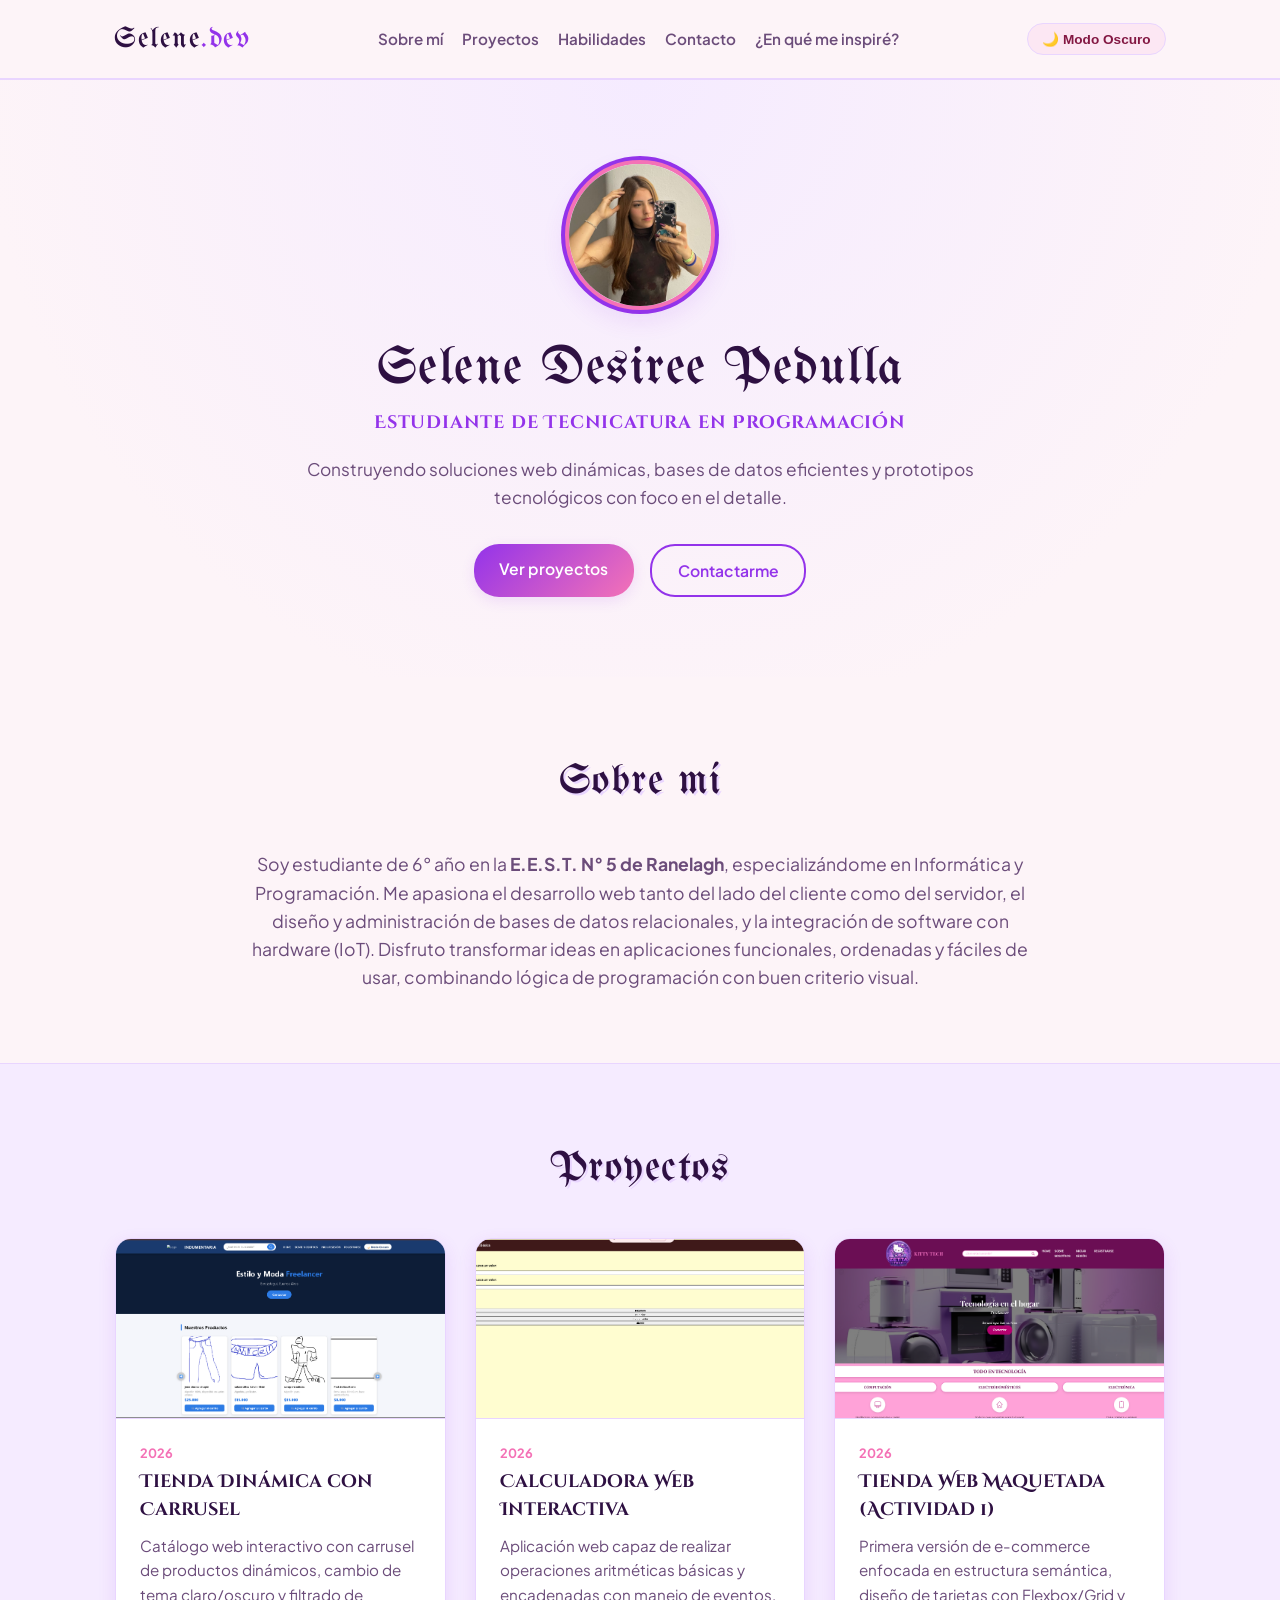
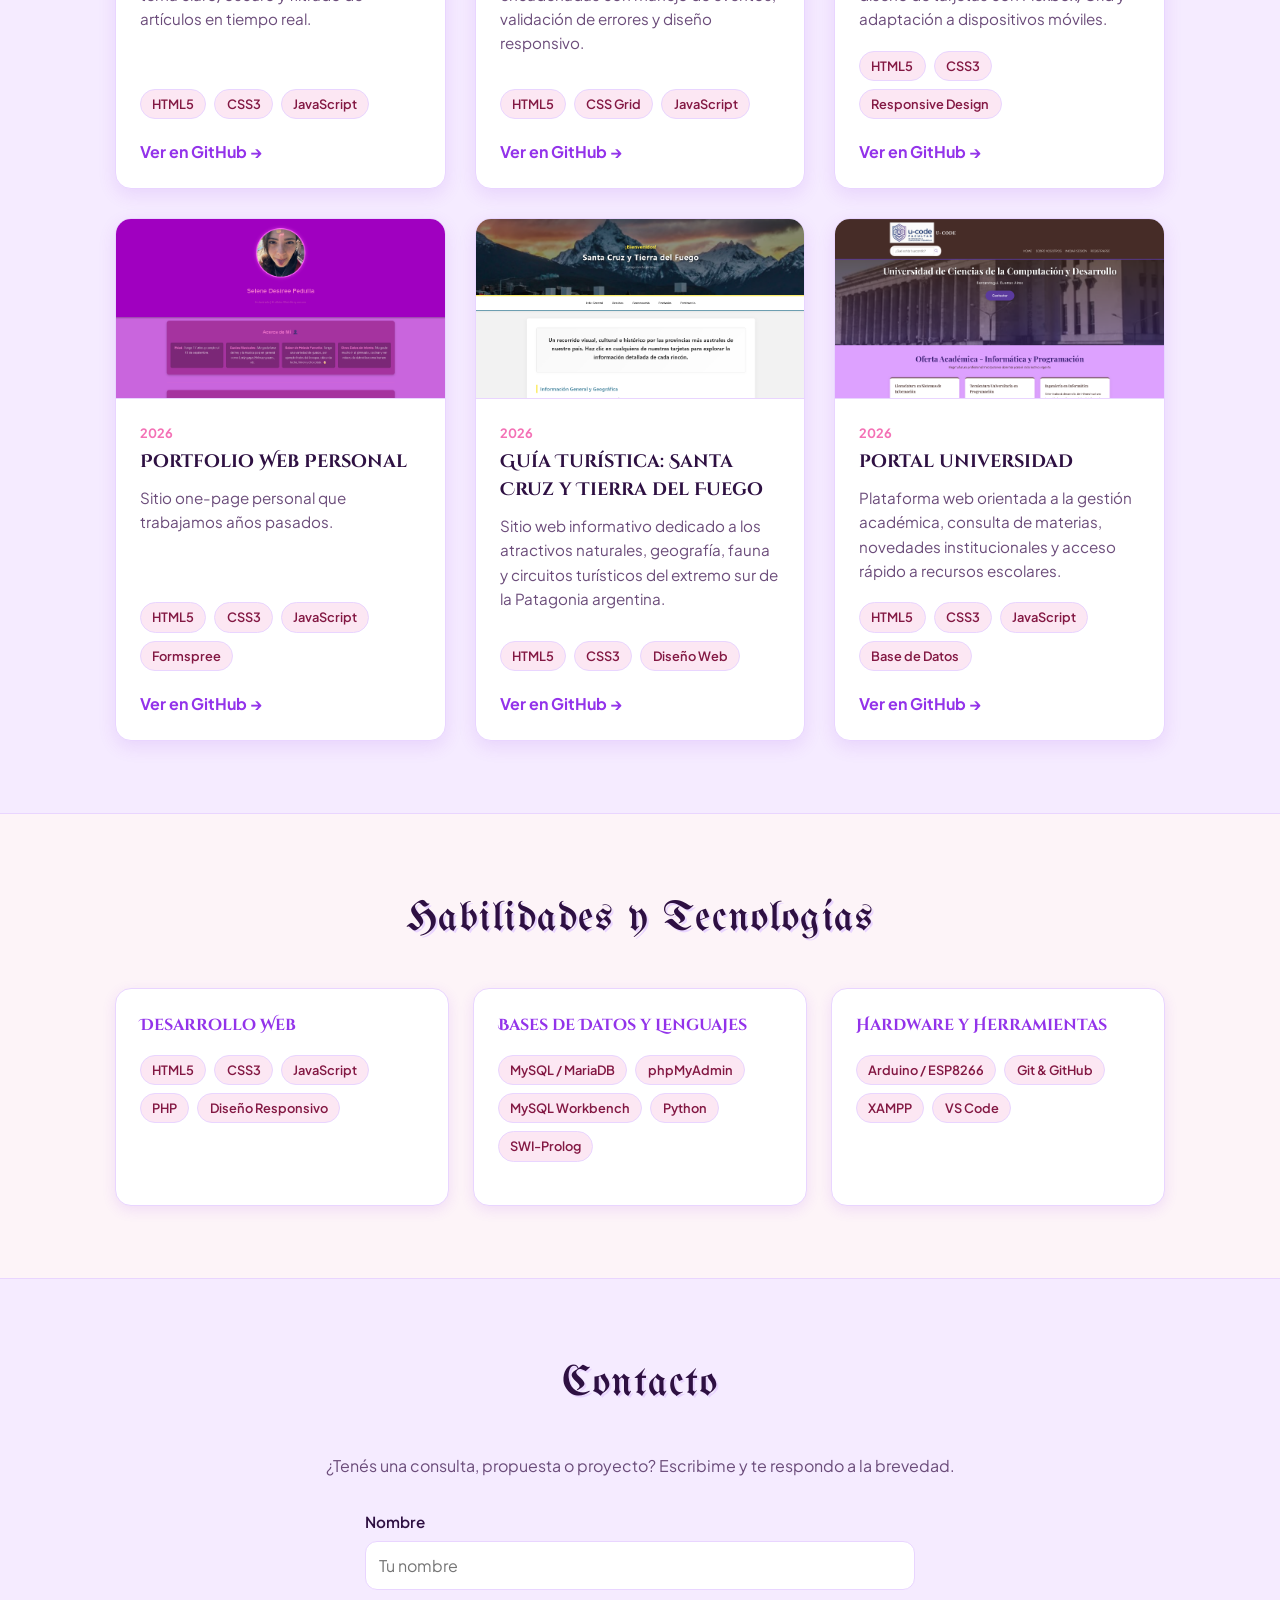
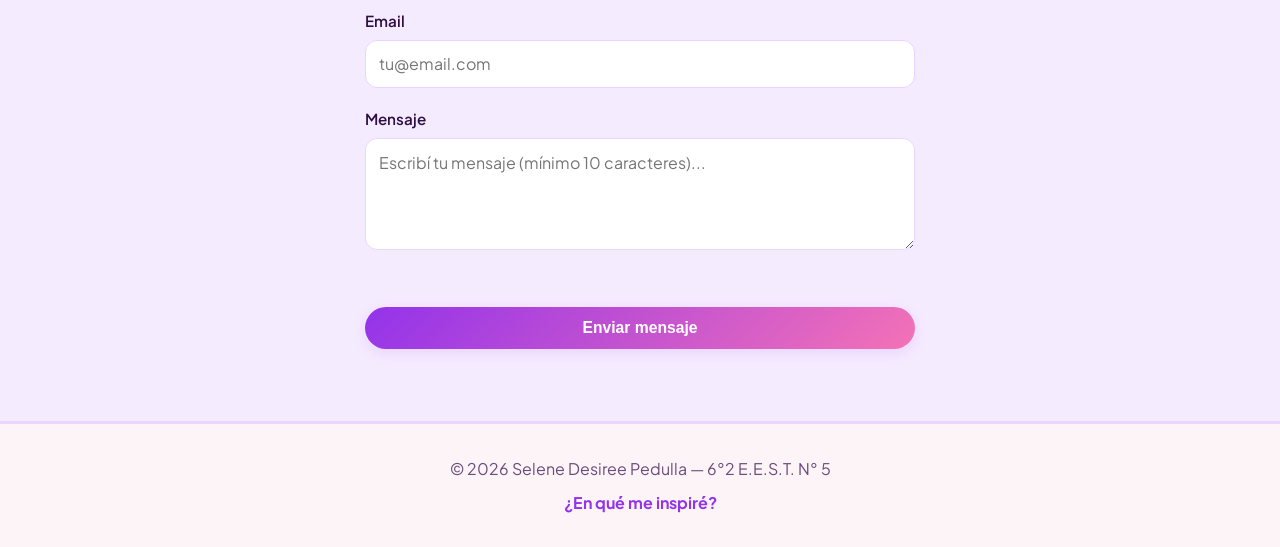
<file: index.html>
<!DOCTYPE html>
<html lang="es">
<head>
  <meta charset="UTF-8">
  <meta name="viewport" content="width=device-width, initial-scale=1.0">
  <title>Selene Pedulla | Portfolio Web</title>
  <link rel="stylesheet" href="style.css">
</head>
<body>

  <!-- Navegación interna -->
  <header id="navbar">
    <nav class="nav-container">
      <a href="#inicio" class="logo">Selene<span>.dev</span></a>
      <ul class="nav-links">
        <li><a href="#sobre-mi">Sobre mí</a></li>
        <li><a href="#proyectos">Proyectos</a></li>
        <li><a href="#habilidades">Habilidades</a></li>
        <li><a href="#contacto">Contacto</a></li>
        <li><a href="inspiracion.html">¿En qué me inspiré?</a></li>
      </ul>
      <button id="btn-tema" aria-label="Cambiar tema">🌙 Modo Oscuro</button>
    </nav>
  </header>

  <main>
    <!-- 1. HERO / PRESENTACIÓN -->
    <section id="inicio" class="hero">
      <div class="hero-content">
        <img src="imag/sele.jpeg" alt="Foto de perfil de Selene Pedulla" class="avatar">
        <h1>Selene Desiree Pedulla</h1>
        <h2>Estudiante de Tecnicatura en Programación</h2>
        <p class="frase">Construyendo soluciones web dinámicas, bases de datos eficientes y prototipos tecnológicos con foco en el detalle.</p>
        <div class="hero-botones">
          <a href="#proyectos" class="btn-primario">Ver proyectos</a>
          <a href="#contacto" class="btn-secundario">Contactarme</a>
        </div>
      </div>
    </section>

    <!-- 2. SOBRE MÍ -->
    <section id="sobre-mi" class="seccion">
      <div class="contenedor">
        <h2 class="titulo-seccion">Sobre mí</h2>
        <p class="texto-sobre-mi">
          Soy estudiante de 6° año en la <strong>E.E.S.T. N° 5 de Ranelagh</strong>, especializándome en Informática y Programación. 
          Me apasiona el desarrollo web tanto del lado del cliente como del servidor, el diseño y administración de bases de datos relacionales, 
          y la integración de software con hardware (IoT). Disfruto transformar ideas en aplicaciones funcionales, ordenadas y fáciles de usar, 
          combinando lógica de programación con buen criterio visual.
        </p>
      </div>
    </section>

    <!-- 3. PROYECTOS (Orden cronológico: más reciente primero) -->
    <section id="proyectos" class="seccion fondo-alterno">
      <div class="contenedor">
        <h2 class="titulo-seccion">Proyectos</h2>
        <div class="grid-proyectos">

          <!-- Proyecto 1 (Obligatorio - Más reciente - 2026) -->
          <article class="proyecto-card revelar">
            <img src="imag/carrusel.png" alt="Captura Tienda Dinámica con Carrusel">
            <div class="card-body">
              <span class="anio">2026</span>
              <h3>Tienda Dinámica con Carrusel</h3>
              <p>Catálogo web interactivo con carrusel de productos dinámicos, cambio de tema claro/oscuro y filtrado de artículos en tiempo real.</p>
              <div class="tags">
                <span>HTML5</span>
                <span>CSS3</span>
                <span>JavaScript</span>
              </div>
              <a href=" https://selepedulla.github.io/carrusel.github.io/" target="_blank" class="btn-link">Ver en GitHub →</a>
            </div>
          </article>

          <!-- Proyecto 2 (Obligatorio - 2026) -->
          <article class="proyecto-card revelar">
            <img src="imag/calculadora.png" alt="Captura Calculadora JavaScript">
            <div class="card-body">
              <span class="anio">2026</span>
              <h3>Calculadora Web Interactiva</h3>
              <p>Aplicación web capaz de realizar operaciones aritméticas básicas y encadenadas con manejo de eventos, validación de errores y diseño responsivo.</p>
              <div class="tags">
                <span>HTML5</span>
                <span>CSS Grid</span>
                <span>JavaScript</span>
              </div>
              <a href="https://selepedulla.github.io/calculadora.github.io/" target="_blank" class="btn-link">Ver en GitHub →</a>
            </div>
          </article>

          <!-- Proyecto 3 (Obligatorio - Actividad 1 - 2026) -->
          <article class="proyecto-card revelar">
            <img src="imag/webelectrica.png" alt="Captura Maquetado Tienda HTML/CSS">
            <div class="card-body">
              <span class="anio">2026</span>
              <h3>Tienda Web Maquetada (Actividad 1)</h3>
              <p>Primera versión de e-commerce enfocada en estructura semántica, diseño de tarjetas con Flexbox/Grid y adaptación a dispositivos móviles.</p>
              <div class="tags">
                <span>HTML5</span>
                <span>CSS3</span>
                <span>Responsive Design</span>
              </div>
              <a href="https://selepedulla.github.io/pedulla62dwd.github.io/" target="_blank" class="btn-link">Ver en GitHub →</a>
            </div>
          </article>

          <!-- Proyecto 4 (Portfolio Personal - 2026) -->
          <article class="proyecto-card revelar">
            <img src="imag/portfoliopersonal.png" alt="Captura Portfolio Web Personal">
            <div class="card-body">
              <span class="anio">2026</span>
              <h3>Portfolio Web Personal</h3>
              <p>Sitio one-page personal que trabajamos años pasados.</p>
              <div class="tags">
                <span>HTML5</span>
                <span>CSS3</span>
                <span>JavaScript</span>
                <span>Formspree</span>
              </div>
              <a href="https://selepedulla.github.io/portfoliopersonal.github.io/" target="_blank" class="btn-link">Ver en GitHub →</a>
            </div>
          </article>

          <!-- Proyecto 5 (Santa Cruz y Tierra del Fuego) -->
          <article class="proyecto-card revelar">
            <img src="imag/provincias.png" alt="Captura Página Santa Cruz y Tierra del Fuego">
            <div class="card-body">
              <span class="anio">2026</span>
              <h3>Guía Turística: Santa Cruz y Tierra del Fuego</h3>
              <p>Sitio web informativo dedicado a los atractivos naturales, geografía, fauna y circuitos turísticos del extremo sur de la Patagonia argentina.</p>
              <div class="tags">
                <span>HTML5</span>
                <span>CSS3</span>
                <span>Diseño Web</span>
              </div>
              <a href="https://selepedulla.github.io/provinciasfusaro.github.io/" target="_blank" class="btn-link">Ver en GitHub →</a>
            </div>
          </article>

          <!-- Proyecto 6 (Portal de Estudiantes) -->
          <article class="proyecto-card revelar">
            <img src="imag/universidad.png" alt="Captura Portal de Estudiantes">
            <div class="card-body">
              <span class="anio">2026</span>
              <h3>portal universidad</h3>
              <p>Plataforma web orientada a la gestión académica, consulta de materias, novedades institucionales y acceso rápido a recursos escolares.</p>
              <div class="tags">
                <span>HTML5</span>
                <span>CSS3</span>
                <span>JavaScript</span>
                <span>Base de Datos</span>
              </div>
              <a href="https://selepedulla.github.io/universidadfusaro.github.io/" target="_blank" class="btn-link">Ver en GitHub →</a>
            </div>
          </article>

        </div>
      </div>
    </section>

    <!-- 4. HABILIDADES / TECNOLOGÍAS -->
    <section id="habilidades" class="seccion">
      <div class="contenedor">
        <h2 class="titulo-seccion">Habilidades y Tecnologías</h2>
        <div class="grid-skills">
          <div class="skill-grupo">
            <h3>Desarrollo Web</h3>
            <div class="tags">
              <span>HTML5</span>
              <span>CSS3</span>
              <span>JavaScript</span>
              <span>PHP</span>
              <span>Diseño Responsivo</span>
            </div>
          </div>
          <div class="skill-grupo">
            <h3>Bases de Datos y Lenguajes</h3>
            <div class="tags">
              <span>MySQL / MariaDB</span>
              <span>phpMyAdmin</span>
              <span>MySQL Workbench</span>
              <span>Python</span>
              <span>SWI-Prolog</span>
            </div>
          </div>
          <div class="skill-grupo">
            <h3>Hardware y Herramientas</h3>
            <div class="tags">
              <span>Arduino / ESP8266</span>
              <span>Git & GitHub</span>
              <span>XAMPP</span>
              <span>VS Code</span>
            </div>
          </div>
        </div>
      </div>
    </section>

    <!-- 5. CONTACTO (Formspree + Validación JS) -->
    <section id="contacto" class="seccion fondo-alterno">
      <div class="contenedor">
        <h2 class="titulo-seccion">Contacto</h2>
        <p class="subtitulo-contacto">¿Tenés una consulta, propuesta o proyecto? Escribime y te respondo a la brevedad.</p>
        
        <!-- REEMPLAZÁ TU_ID_AQUI CON TU ENDPOINT DE FORMSPREE -->
        <form id="form-contacto" action="https://formspree.io/f/xqpqbjbb" method="POST" novalidate>
          <div class="campo">
            <label for="nombre">Nombre</label>
            <input type="text" id="nombre" name="nombre" placeholder="Tu nombre" required>
          </div>
          <div class="campo">
            <label for="email">Email</label>
            <input type="email" id="email" name="email" placeholder="tu@email.com" required>
          </div>
          <div class="campo">
            <label for="mensaje">Mensaje</label>
            <textarea id="mensaje" name="mensaje" rows="4" placeholder="Escribí tu mensaje (mínimo 10 caracteres)..." required></textarea>
          </div>
          <p id="error-form" class="mensaje-error" aria-live="polite"></p>
          <button type="submit" class="btn-primario">Enviar mensaje</button>
        </form>
      </div>
    </section>
  </main>

  <footer>
    <p>© 2026 Selene Desiree Pedulla — 6°2 E.E.S.T. N° 5</p>
    <a href="inspiracion.html">¿En qué me inspiré?</a>
  </footer>

  <script src="script.js"></script>
</body>
</html>
</file>
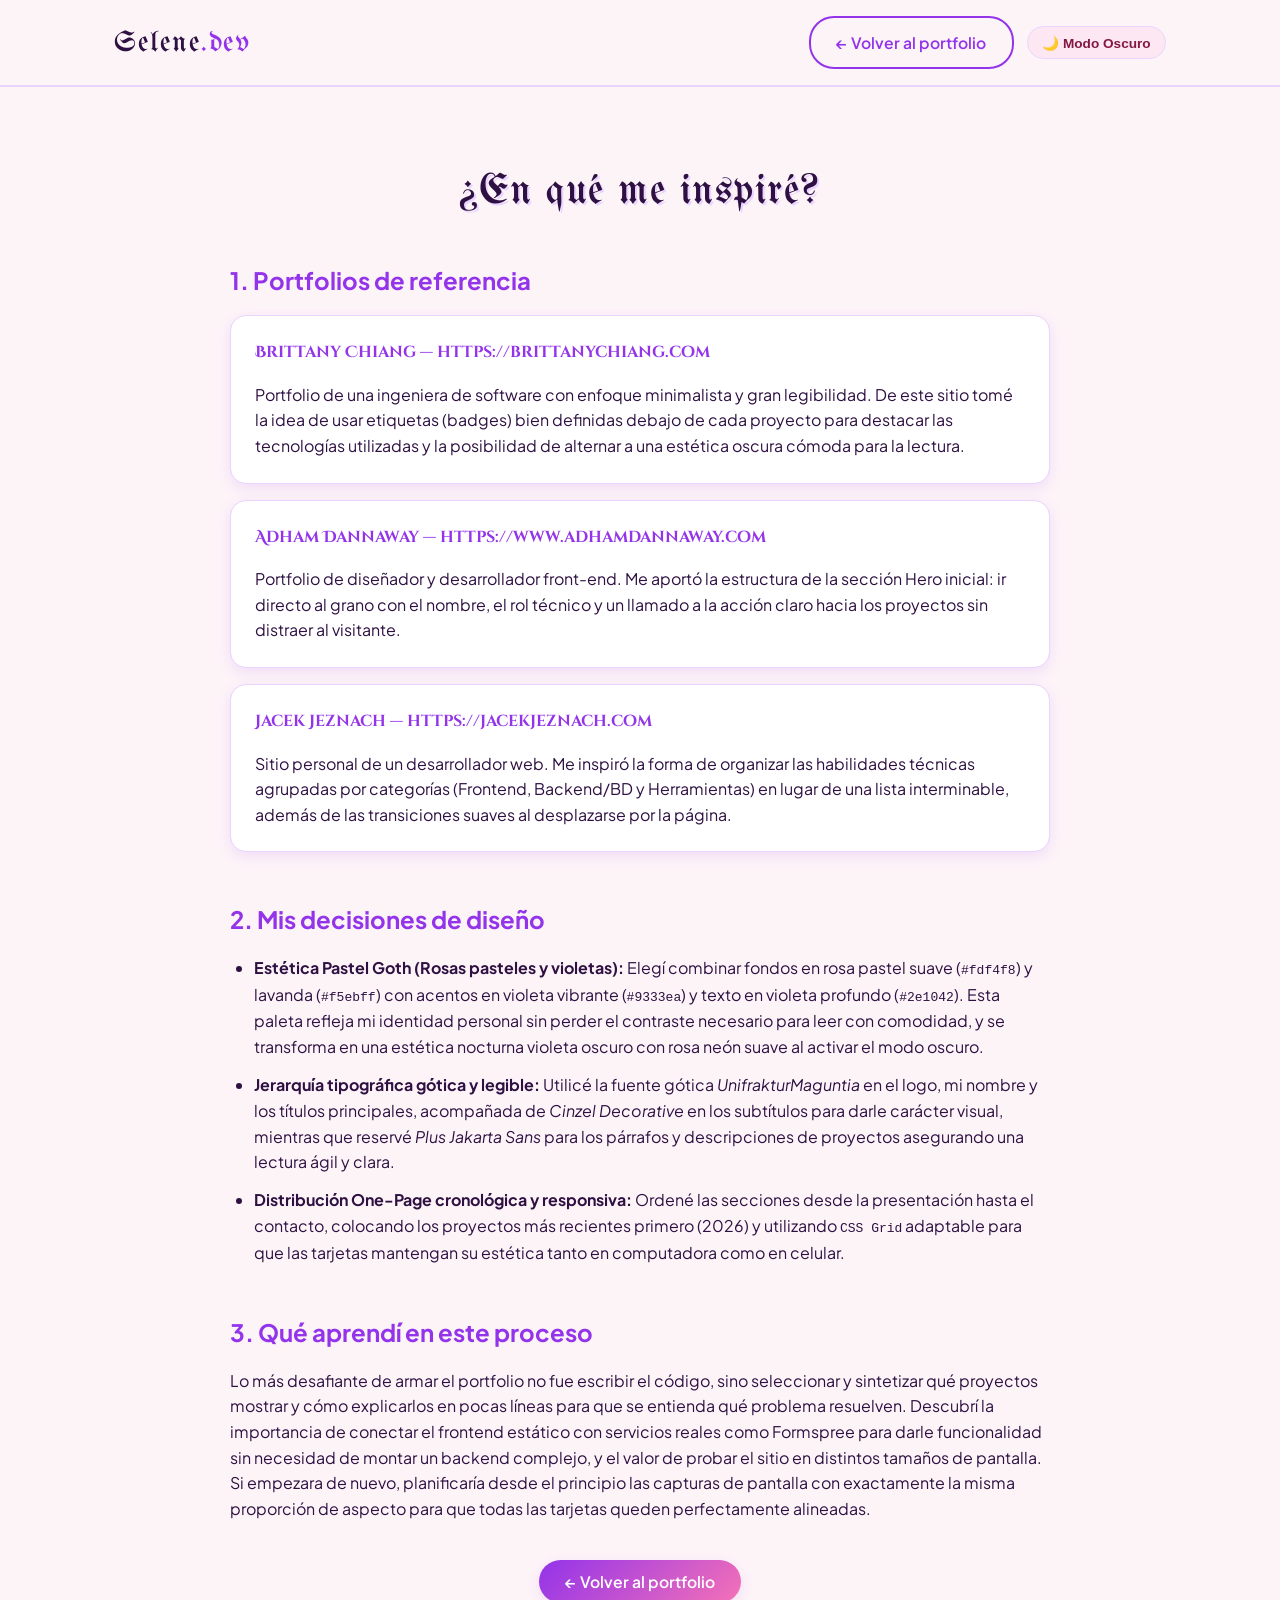
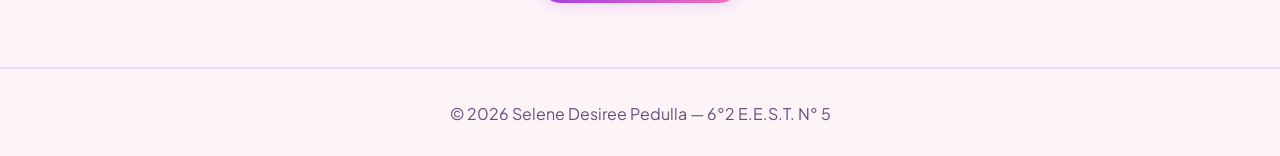
<file: inspiracion.html>
<!DOCTYPE html>
<html lang="es">
<head>
  <meta charset="UTF-8">
  <meta name="viewport" content="width=device-width, initial-scale=1.0">
  <title>Inspiración y Proceso | Selene Pedulla</title>
  <link rel="stylesheet" href="style.css">
</head>
<body>

  <header id="navbar">
    <nav class="nav-container">
      <a href="index.html" class="logo">Selene<span>.dev</span></a>
      <div style="display: flex; gap: 0.8rem; align-items: center;">
        <a href="index.html" class="btn-secundario">← Volver al portfolio</a>
        <button id="btn-tema" aria-label="Cambiar tema">🌙 Modo Oscuro</button>
      </div>
    </nav>
  </header>

  <main class="seccion">
    <div class="contenedor" style="max-width: 820px;">
      <h1 class="titulo-seccion">¿En qué me inspiré?</h1>

      <!-- 1. Los 3 portfolios de referencia -->
      <section style="margin-bottom: 3rem;">
        <h2 style="margin-bottom: 1rem; color: var(--acento);">1. Portfolios de referencia</h2>
        
        <div class="skill-grupo" style="margin-bottom: 1rem;">
          <h3>Brittany Chiang — <a href="https://brittanychiang.com" target="_blank" class="btn-link">https://brittanychiang.com</a></h3>
          <p>Portfolio de una ingeniera de software con enfoque minimalista y gran legibilidad. De este sitio tomé la idea de usar etiquetas (badges) bien definidas debajo de cada proyecto para destacar las tecnologías utilizadas y la posibilidad de alternar a una estética oscura cómoda para la lectura.</p>
        </div>

        <div class="skill-grupo" style="margin-bottom: 1rem;">
          <h3>Adham Dannaway — <a href="https://www.adhamdannaway.com" target="_blank" class="btn-link">https://www.adhamdannaway.com</a></h3>
          <p>Portfolio de diseñador y desarrollador front-end. Me aportó la estructura de la sección Hero inicial: ir directo al grano con el nombre, el rol técnico y un llamado a la acción claro hacia los proyectos sin distraer al visitante.</p>
        </div>

        <div class="skill-grupo">
          <h3>Jacek Jeznach — <a href="https://jacekjeznach.com" target="_blank" class="btn-link">https://jacekjeznach.com</a></h3>
          <p>Sitio personal de un desarrollador web. Me inspiró la forma de organizar las habilidades técnicas agrupadas por categorías (Frontend, Backend/BD y Herramientas) en lugar de una lista interminable, además de las transiciones suaves al desplazarse por la página.</p>
        </div>
      </section>

      <!-- 2. Decisiones de diseño -->
      <section style="margin-bottom: 3rem;">
        <h2 style="margin-bottom: 1rem; color: var(--acento);">2. Mis decisiones de diseño</h2>
        <ul style="padding-left: 1.5rem; display: flex; flex-direction: column; gap: 0.8rem;">
          <li><strong>Estética Pastel Goth (Rosas pasteles y violetas):</strong> Elegí combinar fondos en rosa pastel suave (<code>#fdf4f8</code>) y lavanda (<code>#f5ebff</code>) con acentos en violeta vibrante (<code>#9333ea</code>) y texto en violeta profundo (<code>#2e1042</code>). Esta paleta refleja mi identidad personal sin perder el contraste necesario para leer con comodidad, y se transforma en una estética nocturna violeta oscuro con rosa neón suave al activar el modo oscuro.</li>
          <li><strong>Jerarquía tipográfica gótica y legible:</strong> Utilicé la fuente gótica <em>UnifrakturMaguntia</em> en el logo, mi nombre y los títulos principales, acompañada de <em>Cinzel Decorative</em> en los subtítulos para darle carácter visual, mientras que reservé <em>Plus Jakarta Sans</em> para los párrafos y descripciones de proyectos asegurando una lectura ágil y clara.</li>
          <li><strong>Distribución One-Page cronológica y responsiva:</strong> Ordené las secciones desde la presentación hasta el contacto, colocando los proyectos más recientes primero (2026) y utilizando <code>CSS Grid</code> adaptable para que las tarjetas mantengan su estética tanto en computadora como en celular.</li>
        </ul>
      </section>

      <!-- 3. Qué aprendí en este proceso -->
      <section style="margin-bottom: 3rem;">
        <h2 style="margin-bottom: 1rem; color: var(--acento);">3. Qué aprendí en este proceso</h2>
        <p>
          Lo más desafiante de armar el portfolio no fue escribir el código, sino seleccionar y sintetizar qué proyectos mostrar y cómo explicarlos en pocas líneas para que se entienda qué problema resuelven. Descubrí la importancia de conectar el frontend estático con servicios reales como Formspree para darle funcionalidad sin necesidad de montar un backend complejo, y el valor de probar el sitio en distintos tamaños de pantalla. Si empezara de nuevo, planificaría desde el principio las capturas de pantalla con exactamente la misma proporción de aspecto para que todas las tarjetas queden perfectamente alineadas.
        </p>
      </section>

      <div style="text-align: center;">
        <a href="index.html" class="btn-primario">← Volver al portfolio</a>
      </div>
    </div>
  </main>

  <footer>
    <p>© 2026 Selene Desiree Pedulla — 6°2 E.E.S.T. N° 5</p>
  </footer>

  <script src="script.js"></script>
</body>
</html>
</file>
<file: style.css>
/* Importación de tipografía gótica para títulos y fuente limpia para lectura */
@import url('https://fonts.googleapis.com/css2?family=Cinzel+Decorative:wght@700&family=Plus+Jakarta+Sans:wght@400;500;600;700&family=UnifrakturMaguntia&display=swap');

:root {
  /* Paleta Pastel Goth (Modo Claro) */
  --bg-principal: #fdf4f8;        /* Rosa pastel muy suave */
  --bg-alterno: #f5ebff;          /* Lavanda pastel */
  --bg-card: #ffffff;
  --texto-principal: #2e1042;     /* Violeta berenjena oscuro para buen contraste */
  --texto-secundario: #6b4c7a;    /* Violeta grisáceo suave */
  --acento: #9333ea;              /* Violeta vibrante */
  --acento-hover: #7e22ce;
  --rosa-pastel: #f472b6;         /* Rosa chicle pastel */
  --borde: #e9d5ff;               /* Borde lila suave */
  --tag-bg: #fce7f3;              /* Fondo rosa pastel en etiquetas */
  --tag-texto: #831843;           /* Texto bordó/violeta */
  --sombra: rgba(147, 51, 234, 0.12);
}

/* Modo Oscuro (Violeta profundo + Rosa pastel) */
body.oscuro {
  --bg-principal: #160b24;        /* Violeta noche casi negro */
  --bg-alterno: #211136;          /* Violeta oscuro */
  --bg-card: #281542;
  --texto-principal: #fce7f3;     /* Blanco rosado */
  --texto-secundario: #d8b4fe;    /* Lavanda claro */
  --acento: #f472b6;              /* Rosa pastel protagonista */
  --acento-hover: #ec4899;
  --rosa-pastel: #c084fc;
  --borde: #4c1d95;
  --tag-bg: #3b1764;
  --tag-texto: #fbcfe8;
  --sombra: rgba(244, 114, 182, 0.15);
}

* {
  box-sizing: border-box;
  margin: 0;
  padding: 0;
}

html {
  scroll-behavior: smooth;
}

body {
  font-family: 'Plus Jakarta Sans', system-ui, sans-serif;
  background-color: var(--bg-principal);
  color: var(--texto-principal);
  line-height: 1.6;
  transition: background-color 0.3s, color 0.3s;
}

/* Tipografía Gótica aplicada a Logo, Nombre y Títulos de Sección */
.logo,
.hero h1,
.titulo-seccion {
  font-family: 'UnifrakturMaguntia', 'Cinzel Decorative', serif;
  letter-spacing: 1.5px;
  font-weight: 400;
}

/* Subtítulos con toque gótico-medieval más legible */
.hero h2,
.card-body h3,
.skill-grupo h3 {
  font-family: 'Cinzel Decorative', serif;
  font-weight: 700;
}

/* Navbar sticky */
header {
  position: sticky;
  top: 0;
  z-index: 100;
  background-color: var(--bg-principal);
  border-bottom: 2px solid var(--borde);
  transition: box-shadow 0.3s;
}

header.scrolled {
  box-shadow: 0 4px 16px var(--sombra);
}

.nav-container {
  max-width: 1100px;
  margin: 0 auto;
  padding: 1rem 1.5rem;
  display: flex;
  justify-content: space-between;
  align-items: center;
  flex-wrap: wrap;
  gap: 1rem;
}

.logo {
  font-size: 1.8rem;
  color: var(--texto-principal);
  text-decoration: none;
}

.logo span {
  color: var(--acento);
}

.nav-links {
  list-style: none;
  display: flex;
  gap: 1.2rem;
  flex-wrap: wrap;
}

.nav-links a {
  text-decoration: none;
  color: var(--texto-secundario);
  font-weight: 600;
  font-size: 0.95rem;
  transition: color 0.2s;
}

.nav-links a:hover {
  color: var(--acento);
}

#btn-tema {
  background-color: var(--tag-bg);
  border: 1px solid var(--borde);
  color: var(--tag-texto);
  padding: 0.45rem 0.9rem;
  border-radius: 20px;
  cursor: pointer;
  font-weight: 600;
  font-size: 0.85rem;
  transition: transform 0.2s;
}

#btn-tema:hover {
  transform: scale(1.04);
}

/* Secciones generales */
.seccion {
  padding: 4.5rem 1.5rem;
}

.fondo-alterno {
  background-color: var(--bg-alterno);
  border-top: 1px solid var(--borde);
  border-bottom: 1px solid var(--borde);
}

.contenedor {
  max-width: 1050px;
  margin: 0 auto;
}

.titulo-seccion {
  font-size: 2.6rem;
  margin-bottom: 2.2rem;
  text-align: center;
  color: var(--texto-principal);
  text-shadow: 2px 2px 0px var(--borde);
}

/* Hero */
.hero {
  padding: 5rem 1.5rem;
  text-align: center;
  background: radial-gradient(circle at top, var(--bg-alterno) 0%, var(--bg-principal) 75%);
}

.hero-content {
  max-width: 720px;
  margin: 0 auto;
}

.avatar {
  width: 150px;
  height: 150px;
  border-radius: 50%;
  object-fit: cover;
  border: 4px solid var(--rosa-pastel);
  box-shadow: 0 0 0 4px var(--acento), 0 10px 25px var(--sombra);
  margin-bottom: 1.4rem;
  background-color: var(--bg-alterno);
}

.hero h1 {
  font-size: 3.3rem;
  margin-bottom: 0.5rem;
  line-height: 1.15;
}

.hero h2 {
  font-size: 1.15rem;
  color: var(--acento);
  margin-bottom: 1.2rem;
  letter-spacing: 0.8px;
}

.frase {
  color: var(--texto-secundario);
  font-size: 1.08rem;
  margin-bottom: 2rem;
}

.hero-botones {
  display: flex;
  justify-content: center;
  gap: 1rem;
  flex-wrap: wrap;
}

.btn-primario, .btn-secundario {
  padding: 0.75rem 1.6rem;
  border-radius: 25px;
  font-weight: 600;
  text-decoration: none;
  cursor: pointer;
  font-size: 0.98rem;
  transition: transform 0.2s, background-color 0.2s, box-shadow 0.2s;
}

.btn-primario {
  background: linear-gradient(135deg, var(--acento), var(--rosa-pastel));
  color: #ffffff;
  border: none;
  box-shadow: 0 4px 14px var(--sombra);
}

.btn-primario:hover {
  transform: translateY(-2px);
  box-shadow: 0 6px 20px var(--sombra);
}

.btn-secundario {
  border: 2px solid var(--acento);
  color: var(--acento);
  background: transparent;
}

.btn-secundario:hover {
  background-color: var(--tag-bg);
}

/* Sobre mí */
.texto-sobre-mi {
  max-width: 780px;
  margin: 0 auto;
  font-size: 1.1rem;
  color: var(--texto-secundario);
  text-align: center;
}

/* Proyectos */
.grid-proyectos {
  display: grid;
  grid-template-columns: repeat(auto-fit, minmax(290px, 1fr));
  gap: 1.8rem;
}

.proyecto-card {
  background-color: var(--bg-card);
  border: 1.5px solid var(--borde);
  border-radius: 16px;
  overflow: hidden;
  display: flex;
  flex-direction: column;
  box-shadow: 0 6px 18px var(--sombra);
  opacity: 0;
  transform: translateY(20px);
  transition: opacity 0.6s ease, transform 0.6s ease, border-color 0.3s;
}

.proyecto-card:hover {
  border-color: var(--rosa-pastel);
}

.proyecto-card.visible {
  opacity: 1;
  transform: translateY(0);
}

.proyecto-card img {
  width: 100%;
  height: 180px;
  object-fit: cover;
  border-bottom: 1.5px solid var(--borde);
  background-color: var(--bg-alterno);
}

.card-body {
  padding: 1.5rem;
  display: flex;
  flex-direction: column;
  flex-grow: 1;
}

.anio {
  font-size: 0.8rem;
  font-weight: 700;
  color: var(--rosa-pastel);
  margin-bottom: 0.3rem;
}

.card-body h3 {
  font-size: 1.1rem;
  margin-bottom: 0.6rem;
}

.card-body p {
  color: var(--texto-secundario);
  font-size: 0.95rem;
  margin-bottom: 1.2rem;
  flex-grow: 1;
}

.tags {
  display: flex;
  flex-wrap: wrap;
  gap: 0.5rem;
  margin-bottom: 1.2rem;
}

.tags span {
  background-color: var(--tag-bg);
  color: var(--tag-texto);
  border: 1px solid var(--borde);
  font-size: 0.8rem;
  font-weight: 600;
  padding: 0.25rem 0.7rem;
  border-radius: 20px;
}

.btn-link {
  color: var(--acento);
  font-weight: 700;
  text-decoration: none;
}

.btn-link:hover {
  text-decoration: underline;
}

/* Habilidades */
.grid-skills {
  display: grid;
  grid-template-columns: repeat(auto-fit, minmax(260px, 1fr));
  gap: 1.5rem;
}

.skill-grupo {
  background-color: var(--bg-card);
  border: 1.5px solid var(--borde);
  padding: 1.5rem;
  border-radius: 16px;
  box-shadow: 0 4px 14px var(--sombra);
}

.skill-grupo h3 {
  margin-bottom: 1rem;
  font-size: 1rem;
  color: var(--acento);
}

/* Formulario */
.subtitulo-contacto {
  text-align: center;
  color: var(--texto-secundario);
  margin-bottom: 2rem;
}

form {
  max-width: 550px;
  margin: 0 auto;
  display: flex;
  flex-direction: column;
  gap: 1.2rem;
}

.campo {
  display: flex;
  flex-direction: column;
  gap: 0.4rem;
}

label {
  font-weight: 600;
  font-size: 0.95rem;
}

input, textarea {
  padding: 0.8rem;
  border: 1.5px solid var(--borde);
  border-radius: 12px;
  background-color: var(--bg-card);
  color: var(--texto-principal);
  font-family: inherit;
  font-size: 1rem;
}

input:focus, textarea:focus {
  outline: 2px solid var(--rosa-pastel);
  border-color: transparent;
}

.mensaje-error {
  color: #e11d48;
  font-size: 0.9rem;
  font-weight: 600;
  min-height: 1.2rem;
}

/* Footer */
footer {
  text-align: center;
  padding: 2rem 1rem;
  border-top: 2px solid var(--borde);
  color: var(--texto-secundario);
  display: flex;
  flex-direction: column;
  gap: 0.5rem;
}

footer a {
  color: var(--acento);
  font-weight: 700;
  text-decoration: none;
}

/* Responsivo */
@media (max-width: 650px) {
  .hero h1 { font-size: 2.5rem; }
  .titulo-seccion { font-size: 2.1rem; }
  .nav-container { justify-content: center; }
}
</file>
